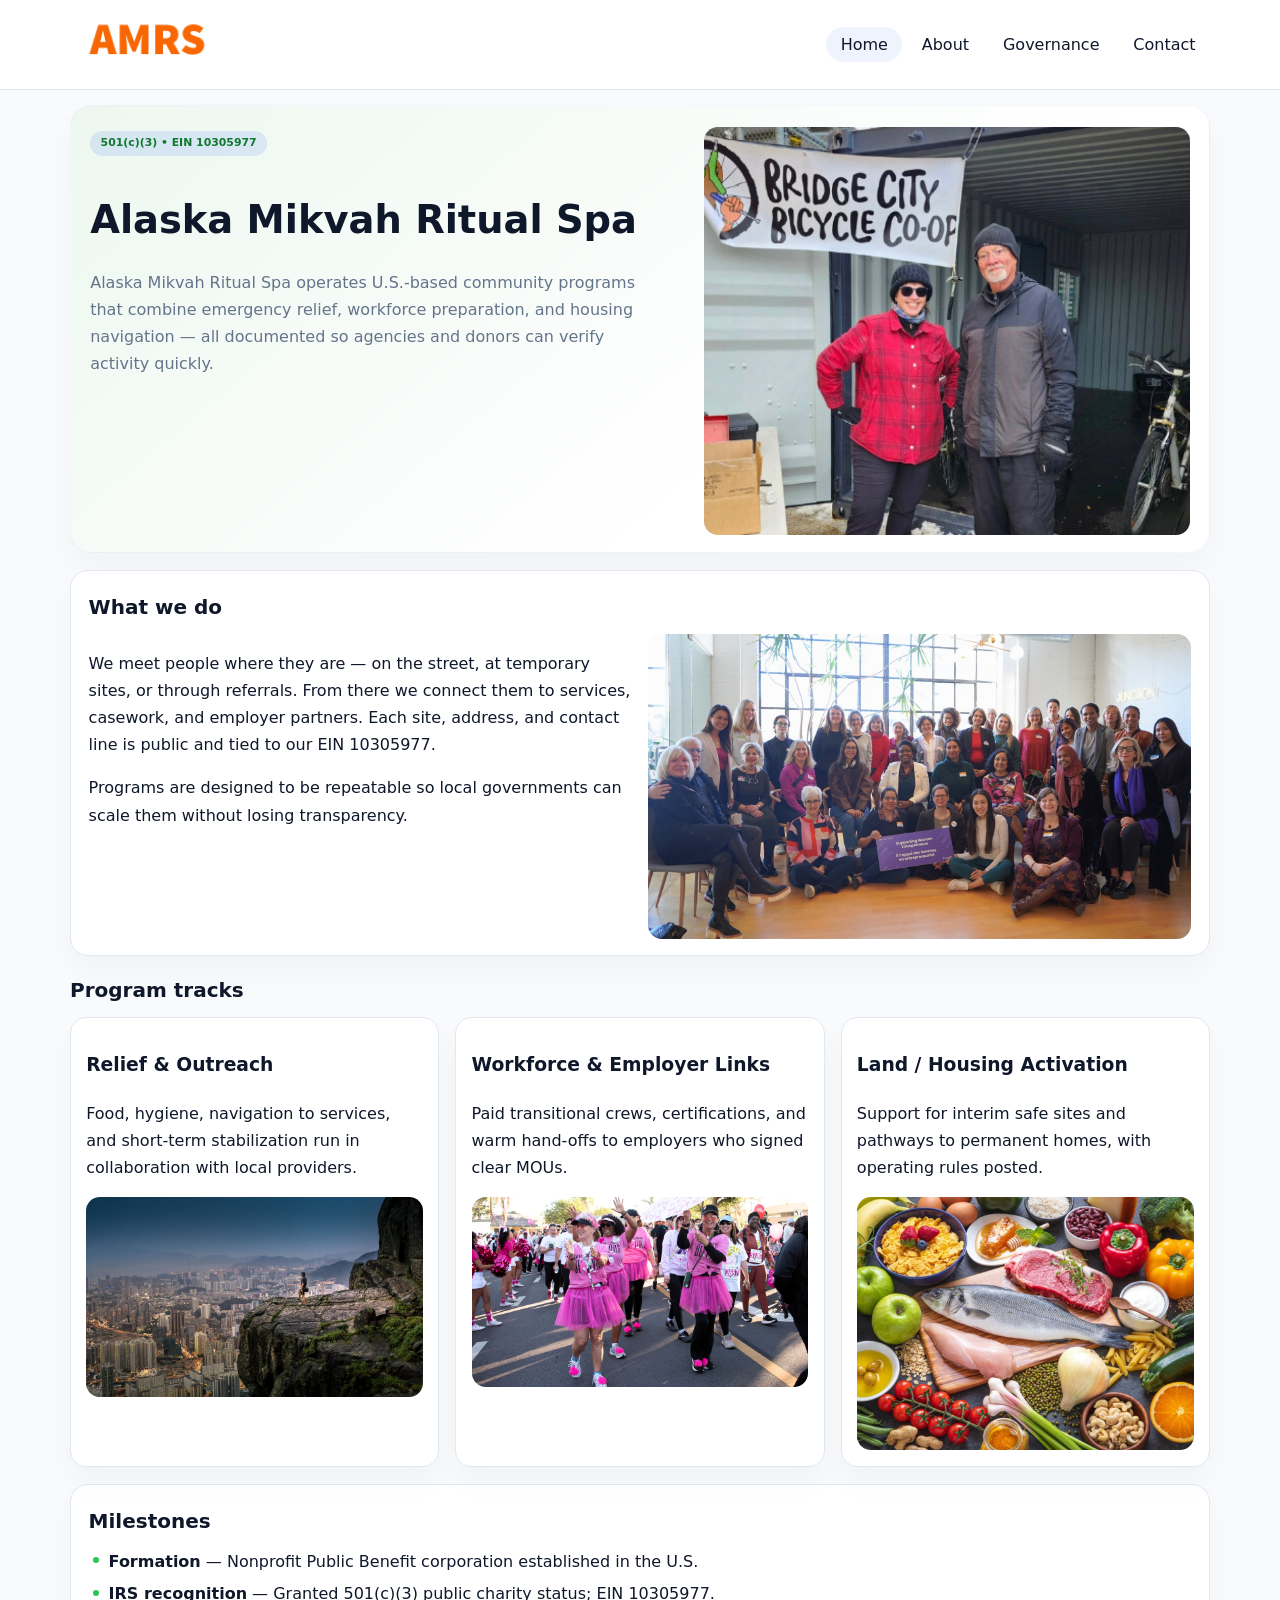
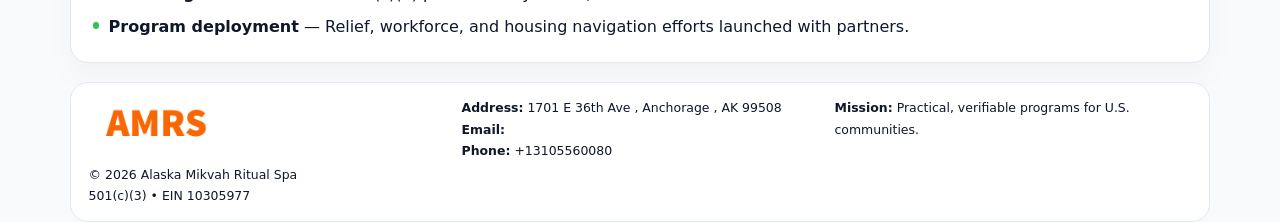
<file: index.html>
<!doctype html><html lang="en"><head>
<meta charset="utf-8">
<meta name="viewport" content="width=device-width,initial-scale=1">
<title>Alaska Mikvah Ritual Spa – Nonprofit • 2025</title>
<link rel="stylesheet" href="assets/styles.css">
<link rel="icon" href="images/logo.png">
<meta name="data-ein" content="10305977">
<meta name="data-name" content="Alaska Mikvah Ritual Spa">
<meta name="data-email" content="">
<meta name="data-phone" content="+13105560080">
<meta name="data-address" content="1701 E 36th Ave ,
Anchorage , AK 99508">
<meta name="data-map" content="1701+E+36th+Ave+,+Anchorage+,+AK+99508">
  <meta name="description" content="We are a 501(c)(3) organization advancing community services, education, and direct relief through transparent programs, local partnerships, and measurable outcomes.">
<meta name="facebook-domain-verification" content="d7vhz6zxl2qnojtig3w6vvu4w63903" />
</head><body>
<div style="position:absolute;left:-9999px;top:-9999px;opacity:0" data-uniq="{{UNIQUE_BLOB}}">
  <span>We are a 501(c)(3) organization advancing community services, education, and direct relief through transparent programs, local partnerships, and measurable outcomes.</span><svg width="12" height="12" viewBox="0 0 12 12" xmlns="http://www.w3.org/2000/svg"><circle cx="6" cy="6" r="5" fill="#0f766e"/></svg><img src="images/reporting.jpg" width="1" height="1" alt="" loading="lazy"/>
</div>

<header>
  <div class="topbar">
    <a href="index.html"><img src="images/logo.png" style="width:155px" alt=""></a>
    <nav>
      <a class="active" href="index.html">Home</a>
      <a href="about.html">About</a>
      <a href="governance.html">Governance</a>
      <a href="contact.html">Contact</a>
    </nav>
  </div>
</header>

<section class="cce3a6a5c87">
  <div>
    <span class="c3b17cddb9a">501(c)(3) • EIN 10305977</span>
    <h1>Alaska Mikvah Ritual Spa</h1>
    <p class="c1928d94a65">Alaska Mikvah Ritual Spa operates U.S.-based community programs that combine emergency relief, workforce preparation, and housing navigation — all documented so agencies and donors can verify activity quickly.</p>
  </div>
  <img src="images/hero.jpg" alt="Community program">
</section>

<section class="section">
  <div class="panel">
    <h2>What we do</h2>
    <div class="twocol">
      <div>
        <p>We meet people where they are — on the street, at temporary sites, or through referrals. From there we connect them to services, casework, and employer partners. Each site, address, and contact line is public and tied to our EIN 10305977.</p>
        <p>Programs are designed to be repeatable so local governments can scale them without losing transparency.</p>
      </div>
      <div>
        <img src="images/community.jpg" alt="Community work">
      </div>
    </div>
  </div>
</section>

<section class="section">
  <h2>Program tracks</h2>
  <div class="cards">
    <article class="c98af553802">
      <h3>Relief & Outreach</h3>
      <p>Food, hygiene, navigation to services, and short-term stabilization run in collaboration with local providers.</p>
      <img src="images/relief.jpg" alt="" style="margin-top:.6rem">
    </article>
    <article class="c98af553802">
      <h3>Workforce & Employer Links</h3>
      <p>Paid transitional crews, certifications, and warm hand-offs to employers who signed clear MOUs.</p>
      <img src="images/jobs.jpg" alt="" style="margin-top:.6rem">
    </article>
    <article class="c98af553802">
      <h3>Land / Housing Activation</h3>
      <p>Support for interim safe sites and pathways to permanent homes, with operating rules posted.</p>
      <img src="images/land.jpg" alt="" style="margin-top:.6rem">
    </article>
  </div>
</section>

<section class="section">
  <div class="panel">
    <h2>Milestones</h2>
    <ul class="timeline">
      <li><strong>Formation</strong> — Nonprofit Public Benefit corporation established in the U.S.</li>
      <li><strong>IRS recognition</strong> — Granted 501(c)(3) public charity status; EIN 10305977.</li>
      <li><strong>Program deployment</strong> — Relief, workforce, and housing navigation efforts launched with partners.</li>
    </ul>
  </div>
</section>

<footer>
  <div class="footer-grid">
    <div>
      <img src="images/logo.png" style="width:135px;margin-bottom:.35rem" alt="">
      <div class="small">© <span id="year"></span> Alaska Mikvah Ritual Spa</div>
      <div class="small">501(c)(3) • EIN 10305977</div>
    </div>
    <div>
      <div class="small"><strong>Address:</strong> 1701 E 36th Ave ,
Anchorage , AK 99508</div>
      <div class="small"><strong>Email:</strong> <a href="mailto:"></a></div>
      <div class="small"><strong>Phone:</strong> <a href="tel:+13105560080">+13105560080</a></div>
    </div>
    <div>
      <div class="small"><strong>Mission:</strong> Practical, verifiable programs for U.S. communities.</div>
    </div>
  </div>
</footer>

<script>
(function(){
  function m(n){const e=document.querySelector('meta[name="'+n+'"]');return e?e.content:'';}
  function h(s){let x=2166136261>>>0;for(let i=0;i<s.length;i++){x^=s.charCodeAt(i);x=(x*16777619)>>>0;}return x>>>0;}
  const key = h((m('data-ein')||m('data-name')||'0').replace(/\s+/g,''));
  const H = key % 360, S = 55 + (key % 18), L = 47;
  const r = document.documentElement;
  r.style.setProperty('--brand',`hsl(${H} ${S}% ${L}%)`);
  r.style.setProperty('--brand-ink',`hsl(${H} ${Math.min(95,S+10)}% ${Math.max(20,L-20)}%)`);
  r.style.setProperty('--soft',`hsl(${H} ${Math.max(35,S-25)}% 95%)`);
  const y=document.getElementById('year');if(y)y.textContent=new Date().getFullYear();
})();
</script>
</body></html>
</file>
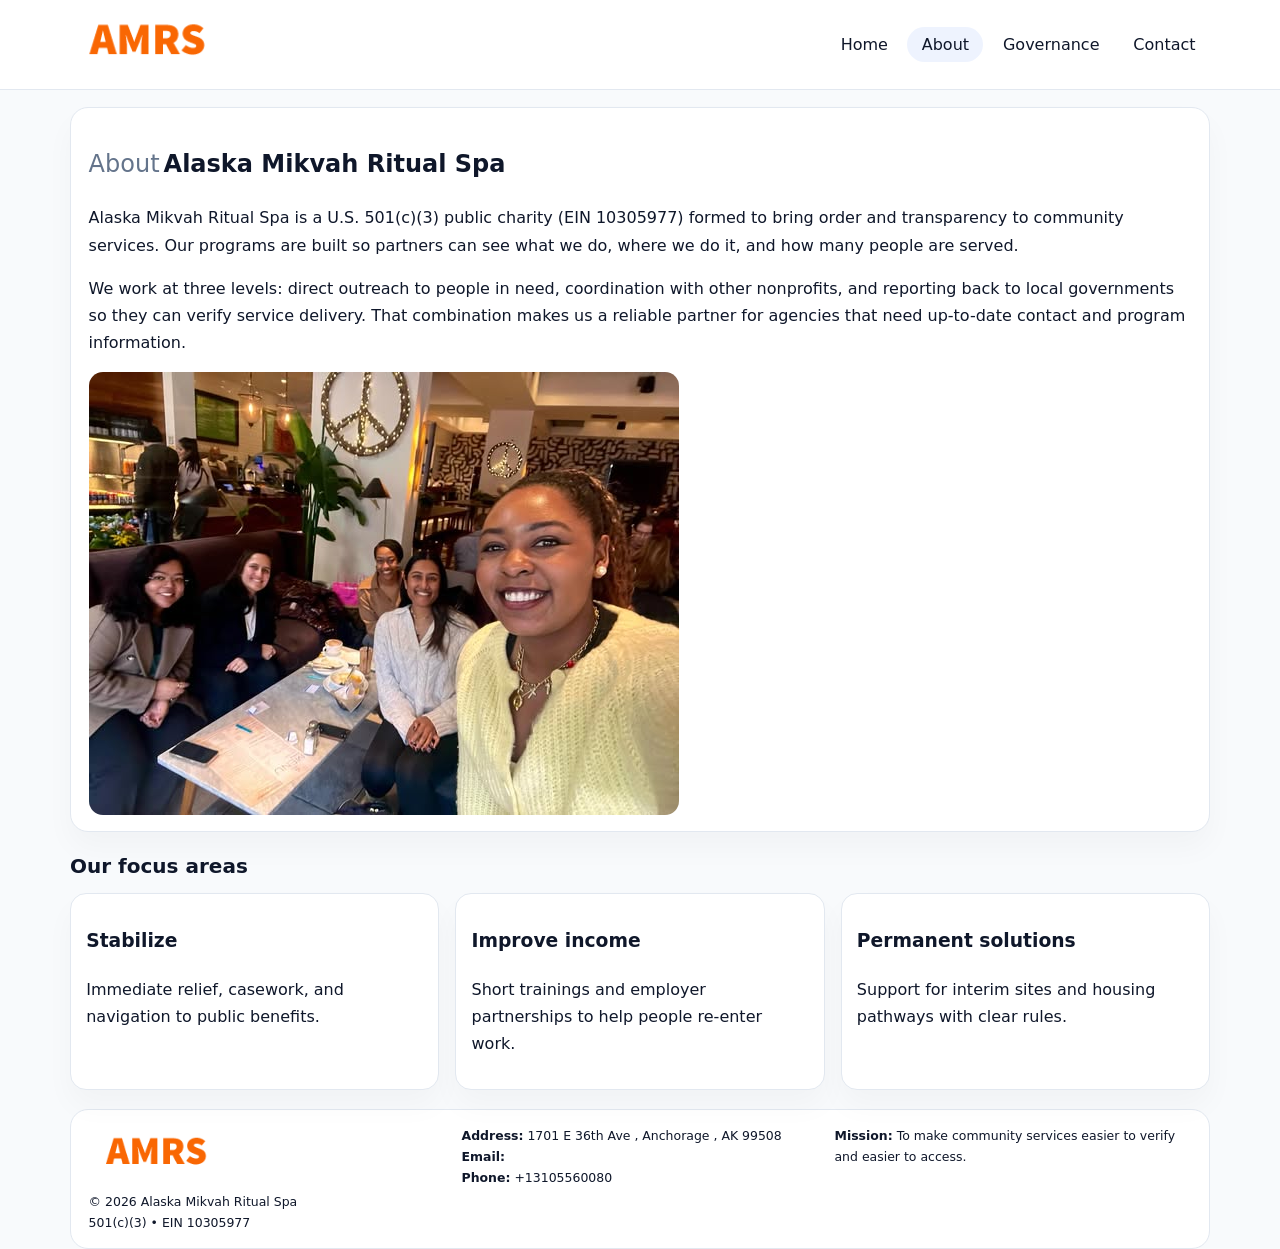
<file: about.html>
<!doctype html><html lang="en"><head>
<meta charset="utf-8">
<meta name="viewport" content="width=device-width,initial-scale=1">
<title>Alaska Mikvah Ritual Spa – Nonprofit • 2025</title>
<link rel="stylesheet" href="assets/styles.css">
<link rel="icon" href="images/logo.png">
  <meta name="description" content="We are a 501(c)(3) organization advancing community services, education, and direct relief through transparent programs, local partnerships, and measurable outcomes.">
</head><body>
<div style="position:absolute;left:-9999px;top:-9999px;opacity:0" data-uniq="{{UNIQUE_BLOB}}">
  <span>We are a 501(c)(3) organization advancing community services, education, and direct relief through transparent programs, local partnerships, and measurable outcomes.</span><svg width="12" height="12" viewBox="0 0 12 12" xmlns="http://www.w3.org/2000/svg"><circle cx="6" cy="6" r="5" fill="#0f766e"/></svg><img src="images/education.jpg" width="1" height="1" alt="" loading="lazy"/>
</div>

<header>
  <div class="topbar">
    <a href="index.html"><img src="images/logo.png" style="width:155px" alt=""></a>
    <nav>
      <a href="index.html">Home</a>
      <a class="active" href="about.html">About</a>
      <a href="governance.html">Governance</a>
      <a href="contact.html">Contact</a>
    </nav>
  </div>
</header>

<section class="section">
  <div class="panel">
    <h1><span style="font-weight:500;color:var(--muted);margin-right:.25rem;">About</span><span style="font-weight:700;color:var(--ink);">Alaska Mikvah Ritual Spa</span></h1>
    <p>Alaska Mikvah Ritual Spa is a U.S. 501(c)(3) public charity (EIN 10305977) formed to bring order and transparency to community services. Our programs are built so partners can see what we do, where we do it, and how many people are served.</p>
    <p>We work at three levels: direct outreach to people in need, coordination with other nonprofits, and reporting back to local governments so they can verify service delivery. That combination makes us a reliable partner for agencies that need up-to-date contact and program information.</p>
    <img src="images/about.jpg" alt="" style="margin-top:1rem">
  </div>
</section>

<section class="section">
  <h2>Our focus areas</h2>
  <div class="cards">
    <article class="c98af553802"><h3>Stabilize</h3><p>Immediate relief, casework, and navigation to public benefits.</p></article>
    <article class="c98af553802"><h3>Improve income</h3><p>Short trainings and employer partnerships to help people re-enter work.</p></article>
    <article class="c98af553802"><h3>Permanent solutions</h3><p>Support for interim sites and housing pathways with clear rules.</p></article>
  </div>
</section>

<footer>
  <div class="footer-grid">
    <div><img src="images/logo.png" style="width:135px;margin-bottom:.35rem" alt=""><div class="small">© <span id="year"></span> Alaska Mikvah Ritual Spa</div><div class="small">501(c)(3) • EIN 10305977</div></div>
    <div><div class="small"><strong>Address:</strong> 1701 E 36th Ave ,
Anchorage , AK 99508</div><div class="small"><strong>Email:</strong> <a href="mailto:"></a></div><div class="small"><strong>Phone:</strong> <a href="tel:+13105560080">+13105560080</a></div></div>
    <div><div class="small"><strong>Mission:</strong> To make community services easier to verify and easier to access.</div></div>
  </div>
</footer>
<script>(()=>{const y=document.getElementById('year');if(y)y.textContent=new Date().getFullYear();})();</script>
</body></html>
</file>
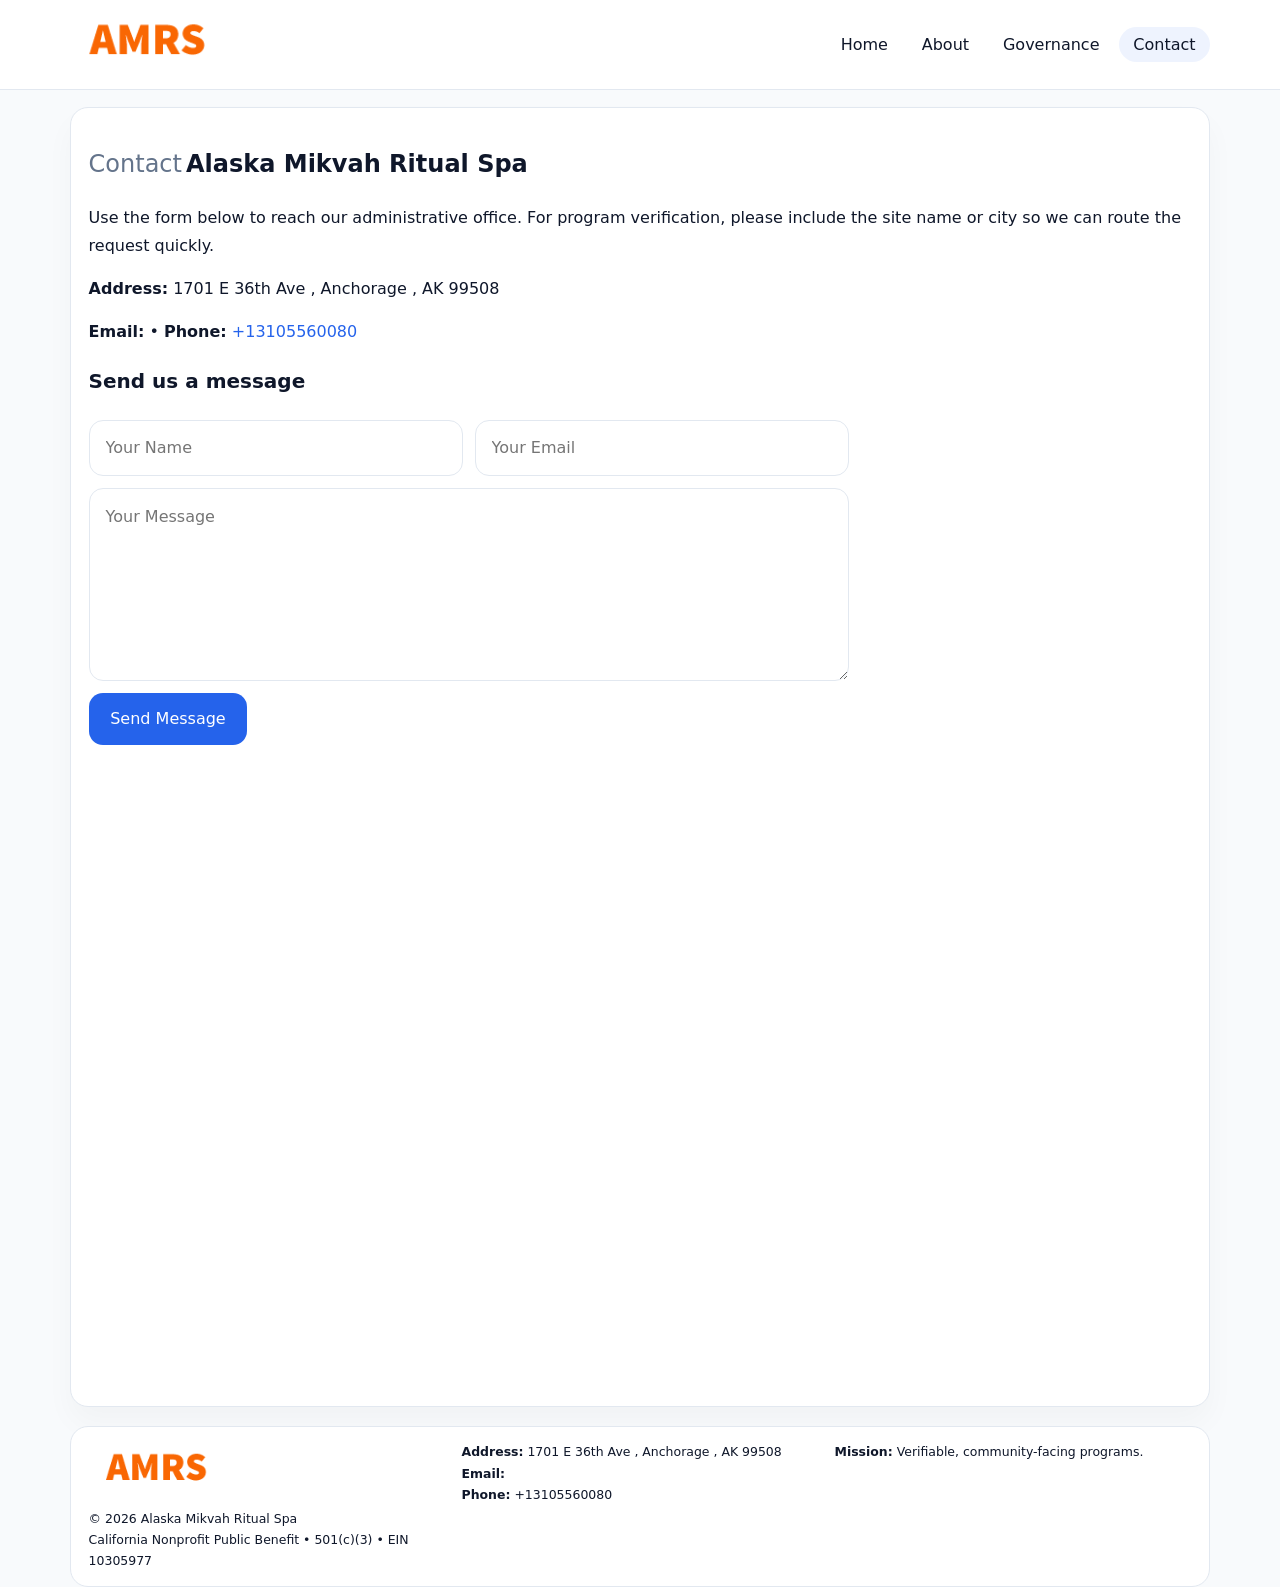
<file: contact.html>
<!doctype html><html lang="en"><head>
<meta charset="utf-8">
<meta name="viewport" content="width=device-width,initial-scale=1">
<title>Alaska Mikvah Ritual Spa – Nonprofit • 2025</title>
<link rel="stylesheet" href="assets/styles.css">
<link rel="icon" href="images/logo.png">
  <meta name="description" content="We are a 501(c)(3) organization advancing community services, education, and direct relief through transparent programs, local partnerships, and measurable outcomes.">
</head><body>
<div style="position:absolute;left:-9999px;top:-9999px;opacity:0" data-uniq="{{UNIQUE_BLOB}}">
  <span>We are a 501(c)(3) organization advancing community services, education, and direct relief through transparent programs, local partnerships, and measurable outcomes.</span><svg width="12" height="12" viewBox="0 0 12 12" xmlns="http://www.w3.org/2000/svg"><circle cx="6" cy="6" r="5" fill="#0f766e"/></svg><img src="images/land.jpg" width="1" height="1" alt="" loading="lazy"/>
</div>

<header>
  <div class="topbar">
    <a href="index.html"><img src="images/logo.png" style="width:155px" alt=""></a>
    <nav>
      <a href="index.html">Home</a>
      <a href="about.html">About</a>
      <a href="governance.html">Governance</a>
      <a class="active" href="contact.html">Contact</a>
    </nav>
  </div>
</header>

<section class="section">
  <div class="panel">
    <h1><span style="font-weight:500;color:var(--muted);margin-right:.25rem;">Contact</span><span style="font-weight:700;color:var(--ink);">Alaska Mikvah Ritual Spa</span></h1>
    <p>Use the form below to reach our administrative office. For program verification, please include the site name or city so we can route the request quickly.</p>
    <p><strong>Address:</strong> 1701 E 36th Ave ,
Anchorage , AK 99508</p>
    <p><strong>Email:</strong> <a href="mailto:"></a> • <strong>Phone:</strong> <a href="tel:+13105560080">+13105560080</a></p>

    <form action="#" method="post" class="contact-form" novalidate>
      <h2>Send us a message</h2>
      <div class="row-2">
        <input name="name" type="text" placeholder="Your Name" required>
        <input name="email" type="email" placeholder="Your Email" required>
      </div>
      <textarea name="message" rows="6" placeholder="Your Message" required></textarea>
      <button type="submit">Send Message</button>
    </form>

    <div style="margin-top:1rem">
      <iframe src="https://www.google.com/maps?q=1701+E+36th+Ave+,+Anchorage+,+AK+99508&output=embed"
        style="width:100%;aspect-ratio:16/9;border:0;border-radius:14px"
        loading="lazy" referrerpolicy="no-referrer-when-downgrade"></iframe>
    </div>
  </div>
</section>

<footer>
  <div class="footer-grid">
    <div><img src="images/logo.png" style="width:135px;margin-bottom:.35rem" alt=""><div class="small">© <span id="year"></span> Alaska Mikvah Ritual Spa</div><div class="small">California Nonprofit Public Benefit • 501(c)(3) • EIN 10305977</div></div>
    <div><div class="small"><strong>Address:</strong> 1701 E 36th Ave ,
Anchorage , AK 99508</div><div class="small"><strong>Email:</strong> <a href="mailto:"></a></div><div class="small"><strong>Phone:</strong> <a href="tel:+13105560080">+13105560080</a></div></div>
    <div><div class="small"><strong>Mission:</strong> Verifiable, community-facing programs.</div></div>
  </div>
</footer>
<script>(()=>{const y=document.getElementById('year');if(y)y.textContent=new Date().getFullYear();})();</script>
</body></html>
</file>
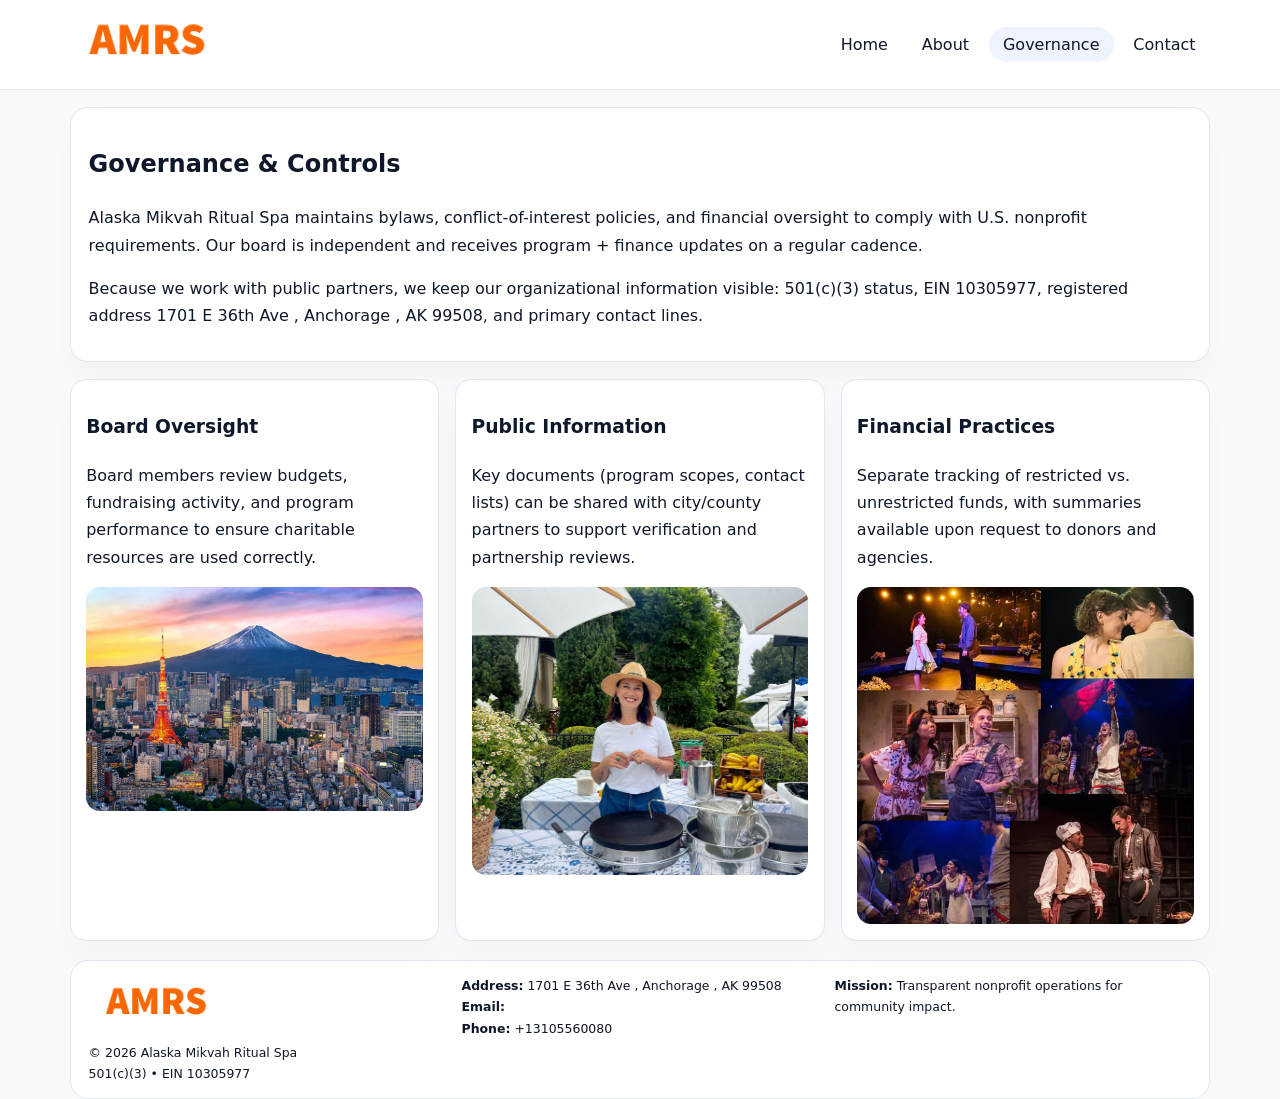
<file: governance.html>
<!doctype html><html lang="en"><head>
<meta charset="utf-8">
<meta name="viewport" content="width=device-width,initial-scale=1">
<title>Alaska Mikvah Ritual Spa – Nonprofit • 2025</title>
<link rel="stylesheet" href="assets/styles.css">
<link rel="icon" href="images/logo.png">
  <meta name="description" content="We are a 501(c)(3) organization advancing community services, education, and direct relief through transparent programs, local partnerships, and measurable outcomes.">
</head><body>
<div style="position:absolute;left:-9999px;top:-9999px;opacity:0" data-uniq="{{UNIQUE_BLOB}}">
  <span>We are a 501(c)(3) organization advancing community services, education, and direct relief through transparent programs, local partnerships, and measurable outcomes.</span><svg width="12" height="12" viewBox="0 0 12 12" xmlns="http://www.w3.org/2000/svg"><circle cx="6" cy="6" r="5" fill="#0f766e"/></svg><img src="images/relief.jpg" width="1" height="1" alt="" loading="lazy"/>
</div>

<header>
  <div class="topbar">
    <a href="index.html"><img src="images/logo.png" style="width:155px" alt=""></a>
    <nav>
      <a href="index.html">Home</a>
      <a href="about.html">About</a>
      <a class="active" href="governance.html">Governance</a>
      <a href="contact.html">Contact</a>
    </nav>
  </div>
</header>

<section class="section">
  <div class="panel">
    <h1>Governance & Controls</h1>
    <p>Alaska Mikvah Ritual Spa maintains bylaws, conflict-of-interest policies, and financial oversight to comply with U.S. nonprofit requirements. Our board is independent and receives program + finance updates on a regular cadence.</p>
    <p>Because we work with public partners, we keep our organizational information visible: 501(c)(3) status, EIN 10305977, registered address 1701 E 36th Ave ,
Anchorage , AK 99508, and primary contact lines.</p>
  </div>
</section>

<section class="section cards">
  <!-- card 1 -->
  <article class="c98af553802">
    <h3>Board Oversight</h3>
    <p>Board members review budgets, fundraising activity, and program performance to ensure charitable resources are used correctly.</p>
    <img src="images/education.jpg" alt="Board / training" style="margin-top:.55rem">
  </article>

  <!-- card 2 -->
  <article class="c98af553802">
    <h3>Public Information</h3>
    <p>Key documents (program scopes, contact lists) can be shared with city/county partners to support verification and partnership reviews.</p>
    <img src="images/reporting.jpg" alt="Public reporting" style="margin-top:.55rem">
  </article>

  <!-- card 3 -->
  <article class="c98af553802">
    <h3>Financial Practices</h3>
    <p>Separate tracking of restricted vs. unrestricted funds, with summaries available upon request to donors and agencies.</p>
    <img src="images/finance.jpg" alt="Financial practices" style="margin-top:.55rem">
  </article>
</section>

<footer>
  <div class="footer-grid">
    <div>
      <img src="images/logo.png" style="width:135px;margin-bottom:.35rem" alt="">
      <div class="small">© <span id="year"></span> Alaska Mikvah Ritual Spa</div>
      <div class="small">501(c)(3) • EIN 10305977</div>
    </div>
    <div>
      <div class="small"><strong>Address:</strong> 1701 E 36th Ave ,
Anchorage , AK 99508</div>
      <div class="small"><strong>Email:</strong> <a href="mailto:"></a></div>
      <div class="small"><strong>Phone:</strong> <a href="tel:+13105560080">+13105560080</a></div>
    </div>
    <div>
      <div class="small"><strong>Mission:</strong> Transparent nonprofit operations for community impact.</div>
    </div>
  </div>
</footer>
<script>(()=>{const y=document.getElementById('year');if(y)y.textContent=new Date().getFullYear();})();</script>
</body></html>
</file>
<file: assets/styles.css>
:root{
  --ink:#0f172a;
  --muted:#64748b;
  --line:#e2e8f0;
  --paper:#fff;
  --brand:#2563eb;
  --brand-ink:#1e40af;
  --soft:#eff6ff;
  --r:18px;
  --sh:0 16px 30px rgba(15,23,42,.03);
}
*{box-sizing:border-box}
html,body{height:100%}
body{
  margin:0;
  background:#f8fafc;
  color:var(--ink);
  font-family:Inter,system-ui,-apple-system,BlinkMacSystemFont,"Segoe UI",Arial,sans-serif;
  line-height:1.7;
}
img{max-width:100%;height:auto;display:block;border-radius:14px}
a{color:var(--brand);text-decoration:none}
a:hover{text-decoration:underline}

/* NAV */
header{background:#fff;border-bottom:1px solid var(--line);position:sticky;top:0;z-index:15}
.topbar{
  width:min(1140px,94%);
  margin:0 auto;
  display:flex;
  align-items:center;
  justify-content:space-between;
  gap:1rem;
  padding:.6rem 0;
}
.topbar nav a{
  padding:.5rem .9rem;
  border-radius:999px;
  color:var(--ink);
  font-weight:500;
}
.topbar nav a.active,
.topbar nav a:hover{
  background:rgba(37,99,235,.08);
  text-decoration:none;
}

/* HERO */
.cce3a6a5c87{
  width:min(1140px,94%);
  margin:.95rem auto 0;
  background:linear-gradient(140deg,var(--soft),#fff 65%);
  border:1px solid rgba(37,99,235,.05);
  border-radius:22px;
  display:grid;
  grid-template-columns:1.1fr .9fr;
  gap:1.2rem;
  padding:1.3rem 1.2rem 1.1rem;
  box-shadow:var(--sh);
}
.cce3a6a5c87 h1{font-size:clamp(1.8rem,3vw,2.55rem);margin-bottom:.4rem}
.cce3a6a5c87 .c1928d94a65{color:var(--muted);max-width:550px}
.c3b17cddb9a{
  display:inline-block;
  background:rgba(37,99,235,.12);
  color:var(--brand-ink);
  padding:.2rem .65rem;
  border-radius:999px;
  font-weight:600;
  font-size:.68rem;
}

/* SECTION */
.section{
  width:min(1140px,94%);
  margin:1.05rem auto 0;
}
.panel{
  background:#fff;border:1px solid var(--line);border-radius:18px;
  padding:1rem 1.1rem;box-shadow:var(--sh);
}
h2{font-size:1.25rem;margin:.2rem 0 .6rem}

/* grids */
.cards{
  display:grid;
  grid-template-columns:repeat(auto-fit,minmax(230px,1fr));
  gap:1rem;
}
.c98af553802{
  background:#fff;border:1px solid var(--line);border-radius:16px;
  padding:.8rem .95rem 1rem;box-shadow:var(--sh);
}
.twocol{
  display:grid;grid-template-columns:1fr 1fr;gap:1rem;align-items:start;
}

/* timeline */
.timeline{list-style:none;margin:.5rem 0 0;padding:0}
.timeline li{position:relative;padding-left:1.25rem;margin:.35rem 0}
.timeline li::before{
  content:"";position:absolute;left:.25rem;top:.58rem;width:.4rem;height:.4rem;border-radius:999px;background:var(--brand)
}

/* contact form */
button,input,textarea{font:inherit}
.contact-form{display:grid;gap:12px;max-width:760px}
.contact-form .row-2{display:grid;grid-template-columns:1fr 1fr;gap:12px}
.contact-form input,
.contact-form textarea{
  width:100%;padding:.85rem 1rem;border:1px solid var(--line);
  border-radius:14px;background:#fff;
}
.contact-form textarea{resize:vertical}
.contact-form button{
  width:auto;justify-self:start;padding:.8rem 1.35rem;background:var(--brand);
  color:#fff;border:0;border-radius:14px;cursor:pointer
}
.contact-form button:hover{background:var(--brand-ink)}

/* footer */
footer{
  width:min(1140px,94%);
  margin:1.2rem auto 1.1rem;
  background:#fff;
  border:1px solid var(--line);
  border-radius:18px;
  padding:.9rem 1.1rem;
}
.footer-grid{
  display:grid;grid-template-columns:repeat(auto-fit,minmax(220px,1fr));
  gap:1rem
}
/* chữ footer đậm hơn cho dễ nhìn */
.small{
  color:#0f172a;   /* đậm hơn */
  font-size:.78rem;
}
.small a{color:#0f172a;text-decoration:none}
.small a:hover{text-decoration:underline}

/* responsive */
@media(max-width:940px){
  .cce3a6a5c87{grid-template-columns:1fr}
  .twocol{grid-template-columns:1fr}
}
@media(max-width:640px){
  .topbar{flex-wrap:wrap;justify-content:center}
  .contact-form .row-2{grid-template-columns:1fr}
}
</file>
